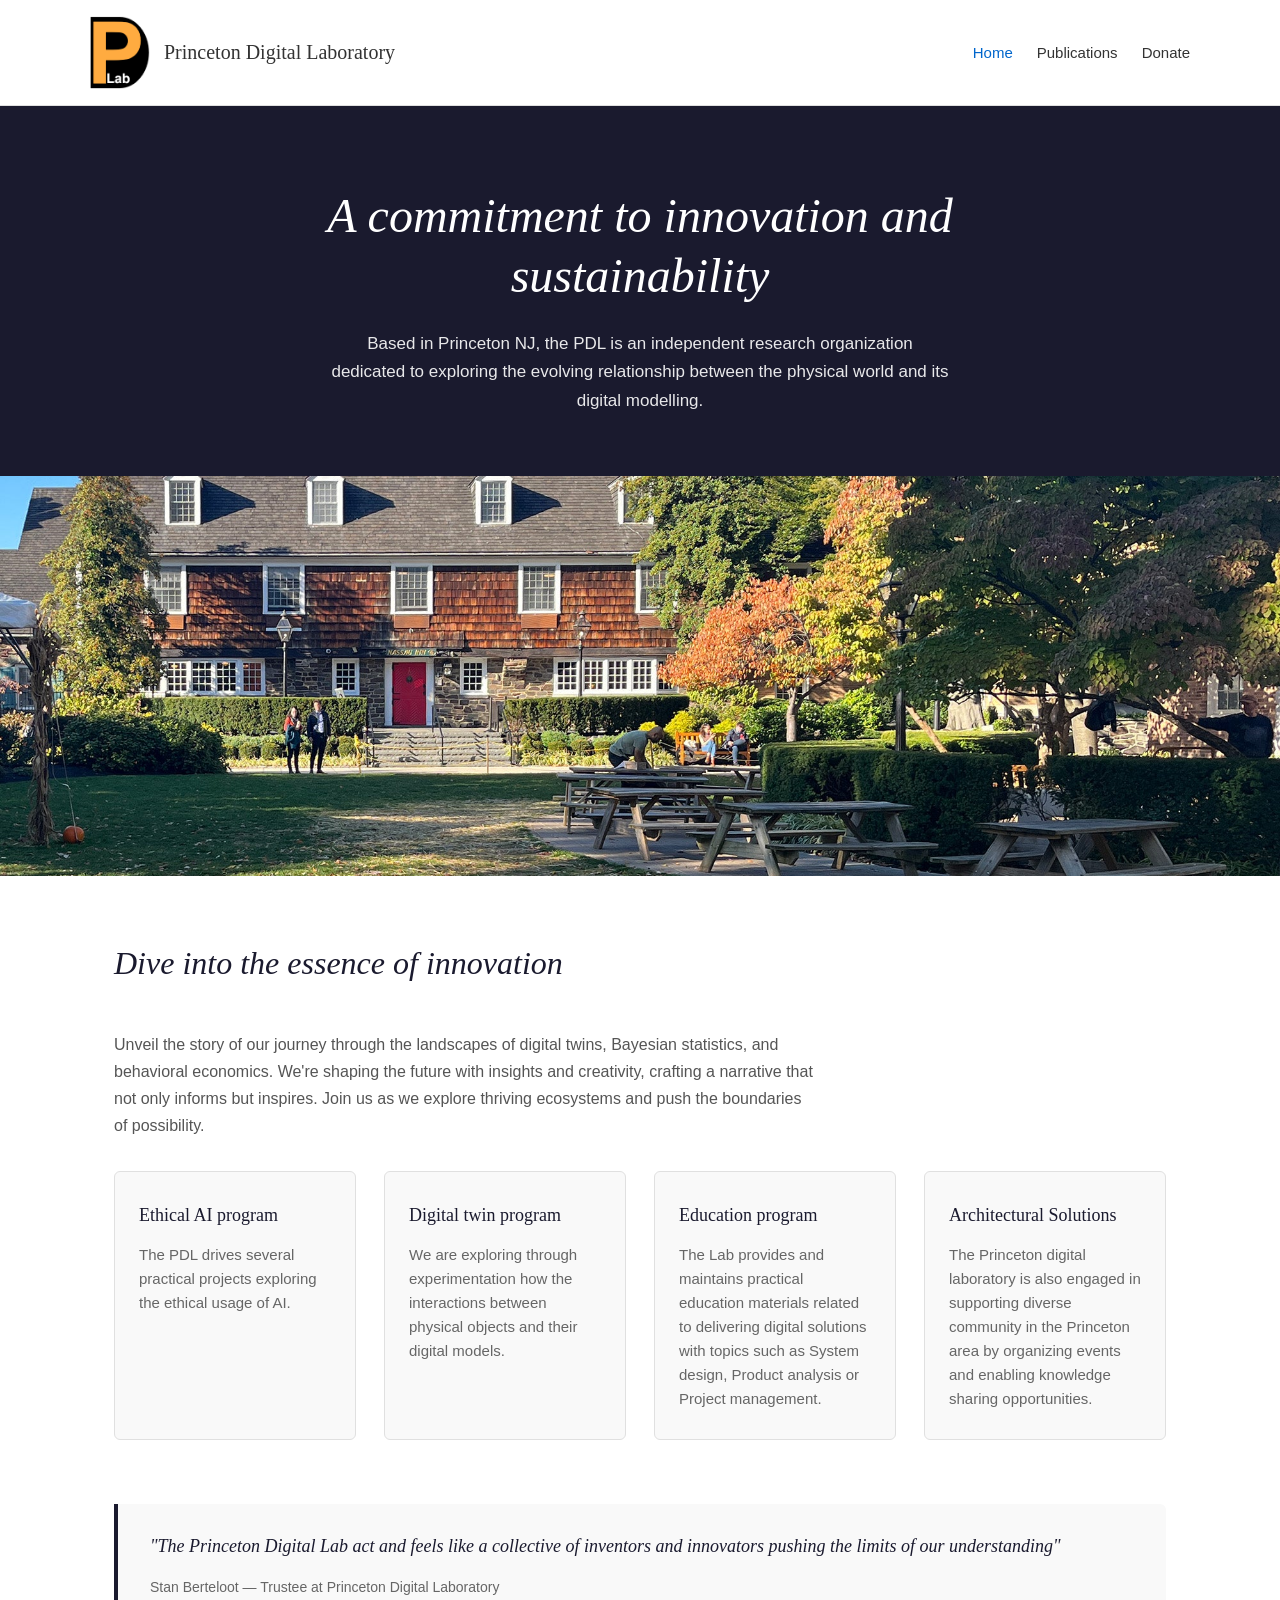
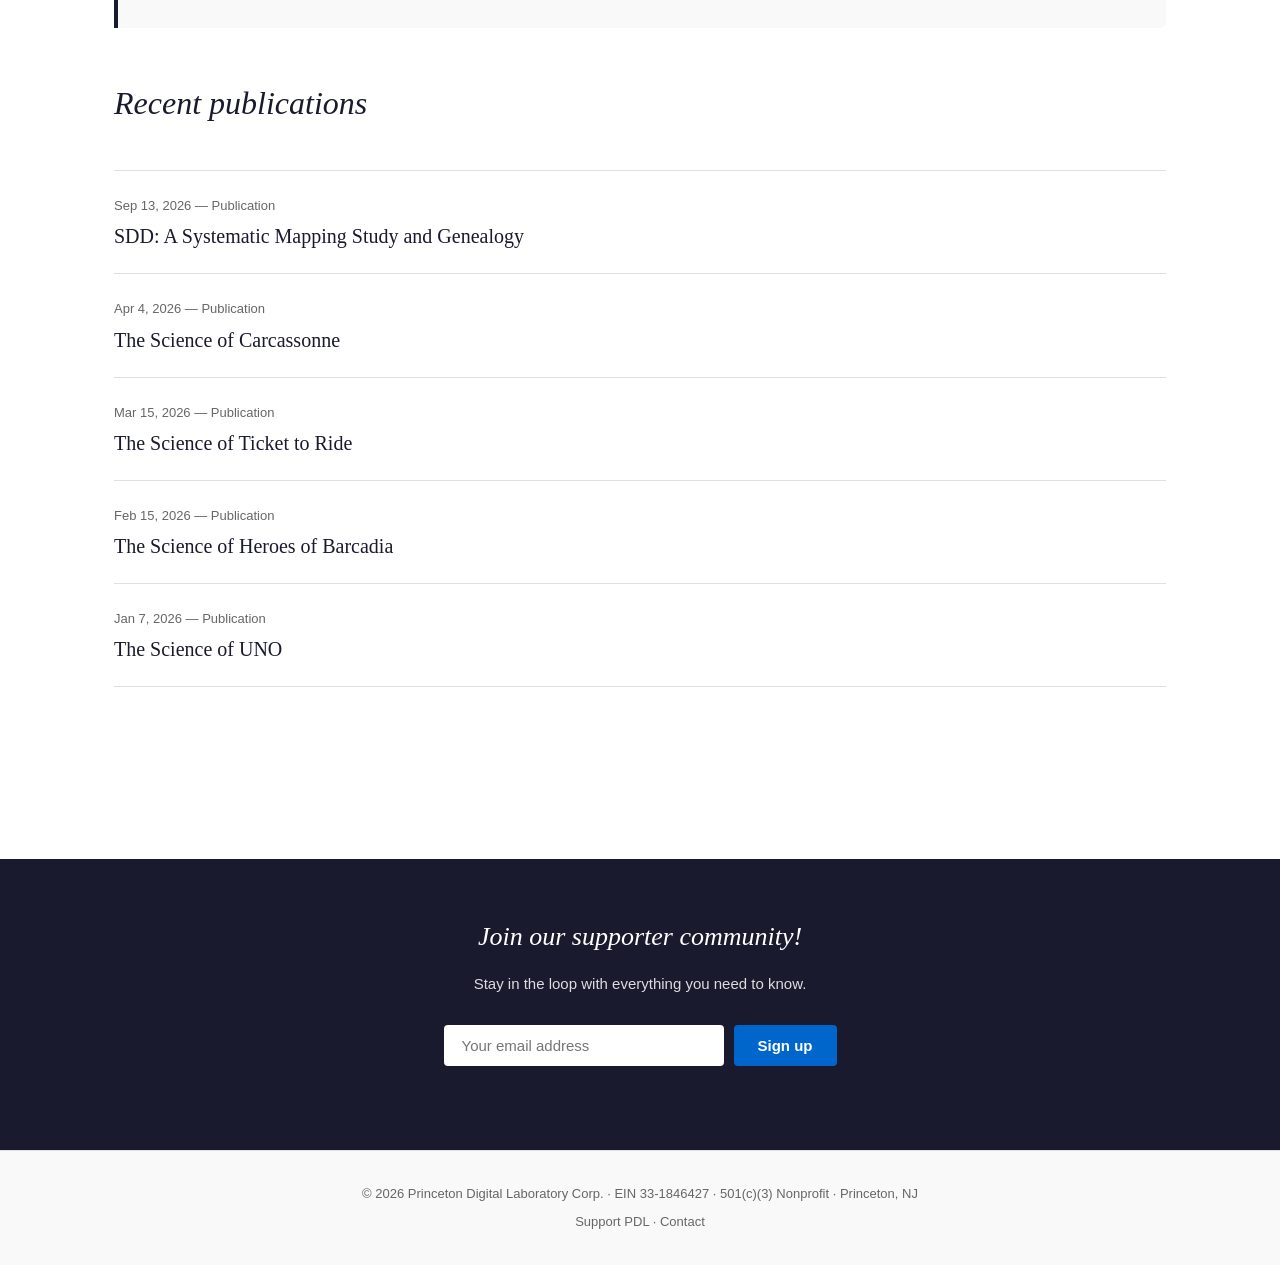
<file: index.html>
<!DOCTYPE html>
<html lang="en">
<head>
  <meta charset="UTF-8" />
  <meta name="viewport" content="width=device-width, initial-scale=1.0" />
  <meta name="description" content="Princeton Digital Laboratory — an independent research organization dedicated to exploring the relationship between the physical world and its digital modelling." />
  <title>Princeton Digital Laboratory</title>
  <link rel="stylesheet" href="style.css" />
</head>
<body>

  <div id="site-header"></div>

  <!-- Hero -->
  <section class="hero">
    <h1>A commitment to innovation and sustainability</h1>
    <p>Based in Princeton NJ, the PDL is an independent research organization dedicated to exploring the evolving relationship between the physical world and its digital modelling.</p>
  </section>

  <!-- Nassau Inn image -->
  <img
    class="hero-image"
    src="images/nassau-inn.jpg"
    alt="Nassau Inn, Princeton, New Jersey"
  />

  <!-- Main content -->
  <main class="site-main">

    <!-- Programs -->
    <section class="programs-section">
      <h2 class="section-heading">Dive into the essence of innovation</h2>
      <p style="margin-bottom:32px; color:#555; max-width:700px;">
        Unveil the story of our journey through the landscapes of digital twins, Bayesian statistics, and behavioral economics.
        We're shaping the future with insights and creativity, crafting a narrative that not only informs but inspires.
        Join us as we explore thriving ecosystems and push the boundaries of possibility.
      </p>

      <div class="programs-grid">
        <div class="program-card">
          <h3>Ethical AI program</h3>
          <p>The PDL drives several practical projects exploring the ethical usage of AI.</p>
        </div>
        <div class="program-card">
          <h3>Digital twin program</h3>
          <p>We are exploring through experimentation how the interactions between physical objects and their digital models.</p>
        </div>
        <div class="program-card">
          <h3>Education program</h3>
          <p>The Lab provides and maintains practical education materials related to delivering digital solutions with topics such as System design, Product analysis or Project management.</p>
        </div>
        <div class="program-card">
          <h3>Architectural Solutions</h3>
          <p>The Princeton digital laboratory is also engaged in supporting diverse community in the Princeton area by organizing events and enabling knowledge sharing opportunities.</p>
        </div>
      </div>
    </section>

    <!-- Testimonial -->
    <div class="testimonial">
      <blockquote>"The Princeton Digital Lab act and feels like a collective of inventors and innovators pushing the limits of our understanding"</blockquote>
      <cite>Stan Berteloot — Trustee at Princeton Digital Laboratory</cite>
    </div>

    <!-- Recent publications -->
    <section class="publications-section">
      <h2 class="section-heading">Recent publications</h2>
      <ul class="pub-list">

        <li class="pub-item">
          <p class="pub-meta">Sep 13, 2026 &mdash; Publication</p>
          <h2><a href="pub-sdd-mapping-study.html">SDD: A Systematic Mapping Study and Genealogy</a></h2>
        </li>

        <li class="pub-item">
          <p class="pub-meta">Apr 4, 2026 &mdash; Publication</p>
          <h2><a href="pub-carcassonne.html">The Science of Carcassonne</a></h2>
        </li>

        <li class="pub-item">
          <p class="pub-meta">Mar 15, 2026 &mdash; Publication</p>
          <h2><a href="pub-ticket-to-ride.html">The Science of Ticket to Ride</a></h2>
        </li>

        <li class="pub-item">
          <p class="pub-meta">Feb 15, 2026 &mdash; Publication</p>
          <h2><a href="pub-heroes-of-barcadia.html">The Science of Heroes of Barcadia</a></h2>
        </li>

        <li class="pub-item">
          <p class="pub-meta">Jan 7, 2026 &mdash; Publication</p>
          <h2><a href="pub-uno.html">The Science of UNO</a></h2>
        </li>

      </ul>
    </section>

  </main>

  <!-- Newsletter -->
  <section class="newsletter-section">
    <h2>Join our supporter community!</h2>
    <p>Stay in the loop with everything you need to know.</p>
    <form class="newsletter-form" onsubmit="handleSignup(event)">
      <input type="email" placeholder="Your email address" required aria-label="Email address" />
      <button type="submit">Sign up</button>
    </form>
    <p id="signup-msg" style="margin-top:16px; font-size:14px; opacity:0;"></p>
  </section>

  <div id="site-footer"></div>

  <script src="components.js"></script>
  <script>
    document.addEventListener('DOMContentLoaded', () => initPage('index.html'));

    function handleSignup(e) {
      e.preventDefault();
      const msg = document.getElementById('signup-msg');
      msg.textContent = 'Thank you — we\'ll be in touch!';
      msg.style.opacity = '1';
      e.target.reset();
    }
  </script>
</body>
</html>
</file>
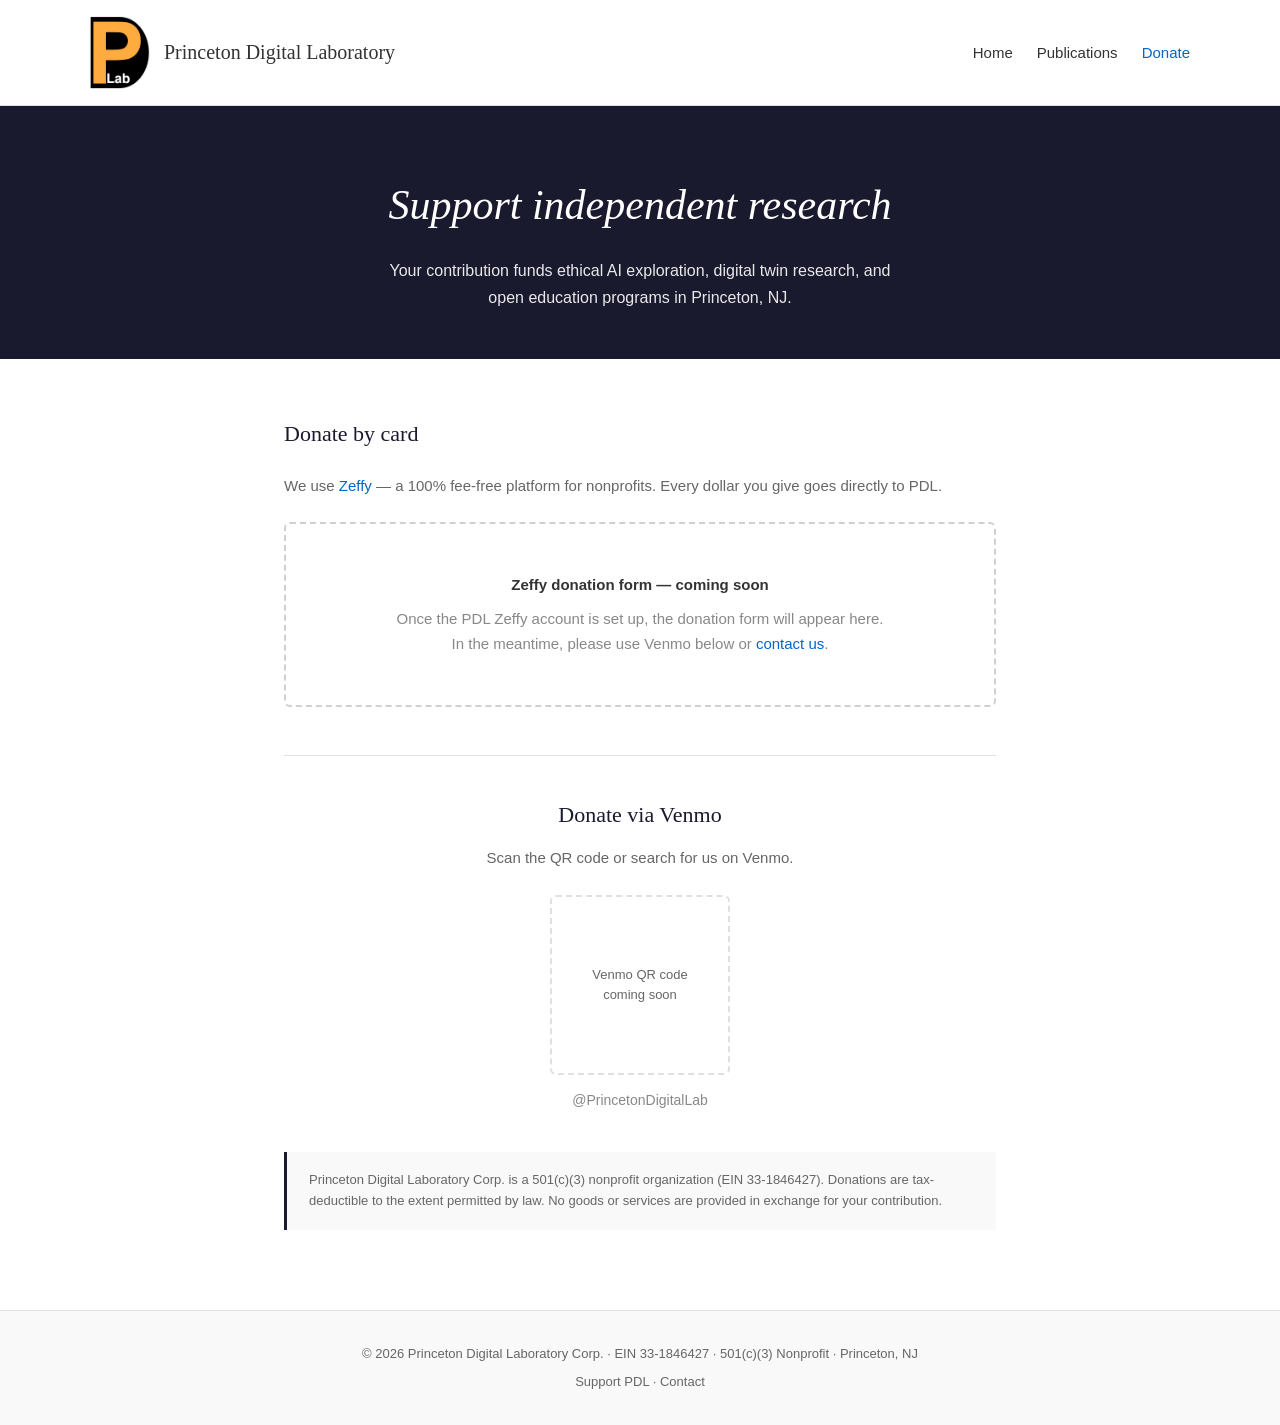
<file: donate.html>
<!DOCTYPE html>
<html lang="en">
<head>
  <meta charset="UTF-8" />
  <meta name="viewport" content="width=device-width, initial-scale=1.0" />
  <meta name="description" content="Support Princeton Digital Laboratory — donate to fund independent research in ethical AI, digital twins, and open education." />
  <title>Donate — Princeton Digital Laboratory</title>
  <link rel="stylesheet" href="style.css" />
</head>
<body>

  <div id="site-header"></div>

  <section class="donate-hero">
    <h1>Support independent research</h1>
    <p>Your contribution funds ethical AI exploration, digital twin research, and open education programs in Princeton, NJ.</p>
  </section>

  <div class="donate-body">

    <!-- Zeffy embed -->
    <h2>Donate by card</h2>
    <p style="color:#666; font-size:15px; margin-bottom:24px;">
      We use <a href="https://www.zeffy.com" target="_blank" rel="noopener">Zeffy</a> — a 100% fee-free platform for nonprofits.
      Every dollar you give goes directly to PDL.
    </p>

    <!--
      INSTRUCTIONS: Once your Zeffy donation form is created:
      1. Go to your Zeffy dashboard → your donation form → Share → Embed
      2. Copy the iframe src URL
      3. Replace the src below with your actual Zeffy embed URL
      Example: src="https://www.zeffy.com/en-US/embed/donation-form/YOUR-FORM-ID"
    -->
    <iframe
      class="zeffy-embed"
      src="about:blank"
      id="zeffy-frame"
      title="PDL donation form"
      allowpaymentrequest
    ></iframe>

    <div id="zeffy-placeholder" style="
      border: 2px dashed #d0d0d0;
      border-radius: 6px;
      padding: 48px 24px;
      text-align: center;
      color: #888;
      font-size: 15px;
      margin-bottom: 48px;
    ">
      <p style="margin-bottom:8px; font-weight:600; color:#333;">Zeffy donation form — coming soon</p>
      <p>Once the PDL Zeffy account is set up, the donation form will appear here.<br />
      In the meantime, please use Venmo below or <a href="mailto:info@princetondigitallabs.org">contact us</a>.</p>
    </div>

    <!-- Venmo section -->
    <div class="venmo-section">
      <h2>Donate via Venmo</h2>
      <p>Scan the QR code or search for us on Venmo.</p>

      <!--
        INSTRUCTIONS: Once your PDL Venmo Business account is set up:
        1. Open Venmo → your profile → Share → Download QR code
        2. Save as venmo-qr.png and place it in the images/ folder
        3. Replace the placeholder div below with:
           <img src="images/venmo-qr.png" alt="Venmo QR code for PDL" width="180" />
      -->
      <div class="venmo-qr-placeholder">
        Venmo QR code<br />coming soon
      </div>

      <p style="font-size:14px; color:#888; margin-top:8px;">@PrincetonDigitalLab</p>
    </div>

    <div class="tax-note">
      Princeton Digital Laboratory Corp. is a 501(c)(3) nonprofit organization (EIN 33-1846427).
      Donations are tax-deductible to the extent permitted by law.
      No goods or services are provided in exchange for your contribution.
    </div>

  </div>

  <div id="site-footer"></div>

  <script src="components.js"></script>
  <script>
    document.addEventListener('DOMContentLoaded', () => {
      initPage('donate.html');

      // Hide the iframe until the Zeffy src is set
      const frame = document.getElementById('zeffy-frame');
      const placeholder = document.getElementById('zeffy-placeholder');
      if (frame.src === 'about:blank' || frame.src === '') {
        frame.style.display = 'none';
      } else {
        placeholder.style.display = 'none';
      }
    });
  </script>
</body>
</html>
</file>
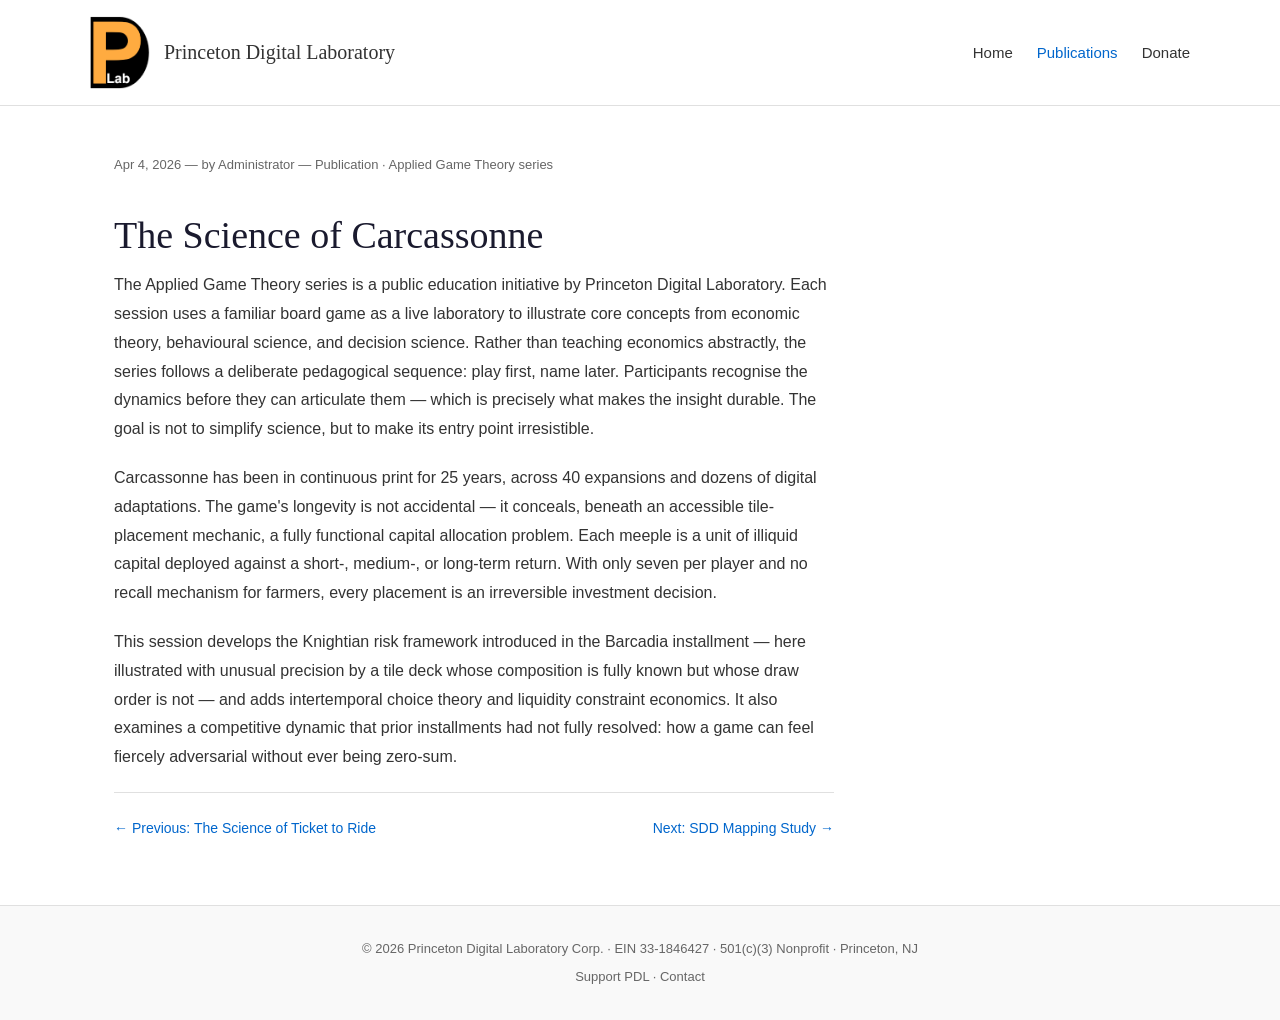
<file: pub-carcassonne.html>
<!DOCTYPE html>
<html lang="en">
<head>
  <meta charset="UTF-8" />
  <meta name="viewport" content="width=device-width, initial-scale=1.0" />
  <title>The Science of Carcassonne — Princeton Digital Laboratory</title>
  <link rel="stylesheet" href="style.css" />
</head>
<body>

  <div id="site-header"></div>

  <div class="article-header">
    <p class="article-meta">Apr 4, 2026 &mdash; by Administrator &mdash; <a href="publications.html">Publication</a> · Applied Game Theory series</p>
    <h1>The Science of Carcassonne</h1>
  </div>

  <div class="article-body">
    <p>
      The Applied Game Theory series is a public education initiative by Princeton Digital Laboratory.
      Each session uses a familiar board game as a live laboratory to illustrate core concepts from
      economic theory, behavioural science, and decision science. Rather than teaching economics
      abstractly, the series follows a deliberate pedagogical sequence: play first, name later.
      Participants recognise the dynamics before they can articulate them — which is precisely what
      makes the insight durable. The goal is not to simplify science, but to make its entry point irresistible.
    </p>
    <p>
      Carcassonne has been in continuous print for 25 years, across 40 expansions and dozens of
      digital adaptations. The game's longevity is not accidental — it conceals, beneath an accessible
      tile-placement mechanic, a fully functional capital allocation problem. Each meeple is a unit of
      illiquid capital deployed against a short-, medium-, or long-term return. With only seven per
      player and no recall mechanism for farmers, every placement is an irreversible investment decision.
    </p>
    <p>
      This session develops the Knightian risk framework introduced in the Barcadia installment —
      here illustrated with unusual precision by a tile deck whose composition is fully known but
      whose draw order is not — and adds intertemporal choice theory and liquidity constraint economics.
      It also examines a competitive dynamic that prior installments had not fully resolved: how a
      game can feel fiercely adversarial without ever being zero-sum.
    </p>

    <div class="article-nav">
      <a href="pub-ticket-to-ride.html">← Previous: The Science of Ticket to Ride</a>
      <a href="pub-sdd-mapping-study.html">Next: SDD Mapping Study →</a>
    </div>
  </div>

  <div id="site-footer"></div>

  <script src="components.js"></script>
  <script>document.addEventListener('DOMContentLoaded', () => initPage('publications.html'));</script>
</body>
</html>
</file>
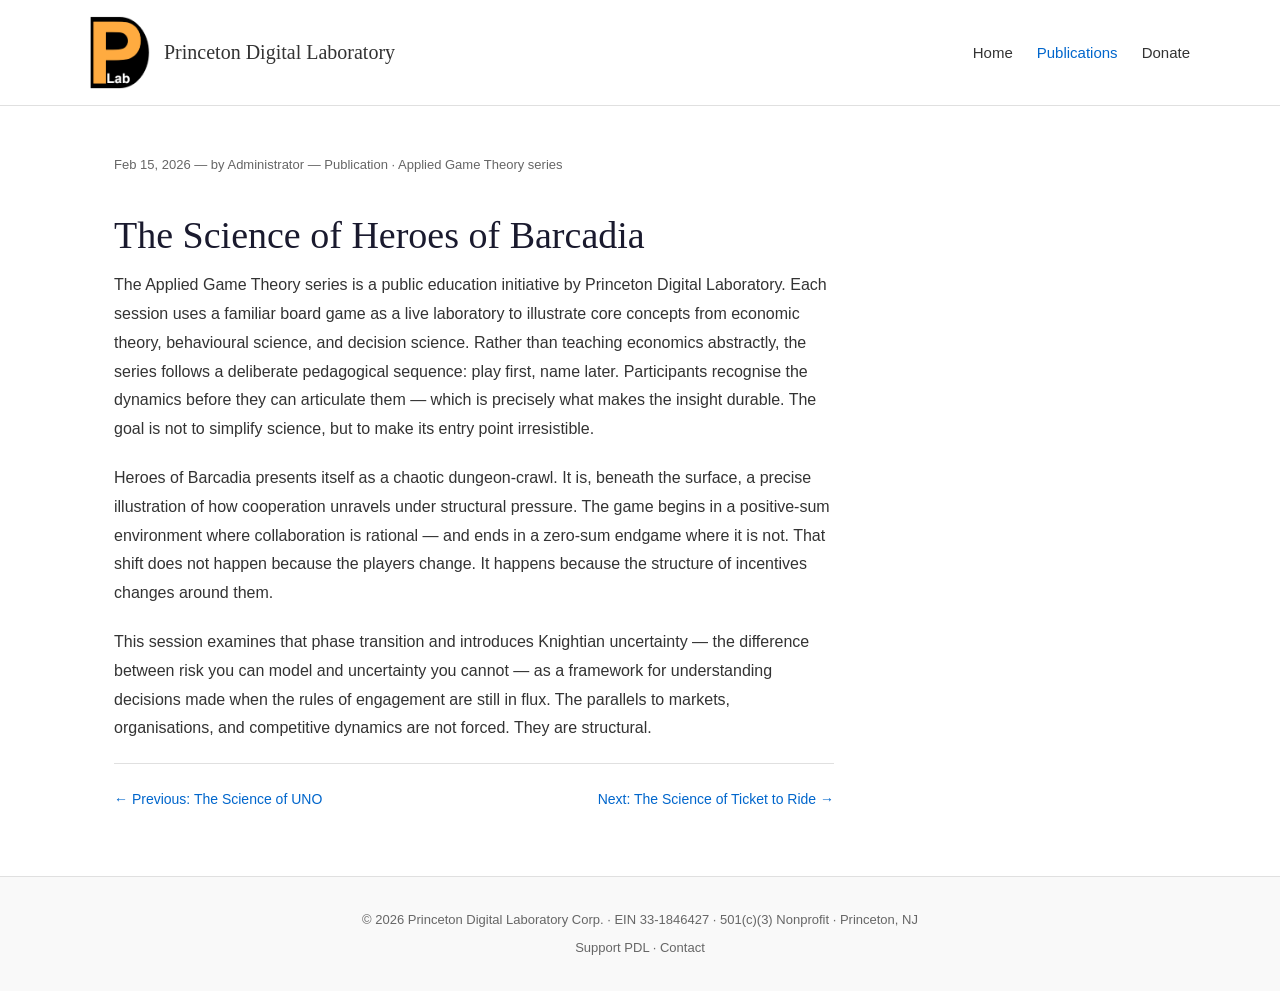
<file: pub-heroes-of-barcadia.html>
<!DOCTYPE html>
<html lang="en">
<head>
  <meta charset="UTF-8" />
  <meta name="viewport" content="width=device-width, initial-scale=1.0" />
  <title>The Science of Heroes of Barcadia — Princeton Digital Laboratory</title>
  <link rel="stylesheet" href="style.css" />
</head>
<body>

  <div id="site-header"></div>

  <div class="article-header">
    <p class="article-meta">Feb 15, 2026 &mdash; by Administrator &mdash; <a href="publications.html">Publication</a> · Applied Game Theory series</p>
    <h1>The Science of Heroes of Barcadia</h1>
  </div>

  <div class="article-body">
    <p>
      The Applied Game Theory series is a public education initiative by Princeton Digital Laboratory.
      Each session uses a familiar board game as a live laboratory to illustrate core concepts from
      economic theory, behavioural science, and decision science. Rather than teaching economics
      abstractly, the series follows a deliberate pedagogical sequence: play first, name later.
      Participants recognise the dynamics before they can articulate them — which is precisely what
      makes the insight durable. The goal is not to simplify science, but to make its entry point irresistible.
    </p>
    <p>
      Heroes of Barcadia presents itself as a chaotic dungeon-crawl. It is, beneath the surface,
      a precise illustration of how cooperation unravels under structural pressure. The game begins
      in a positive-sum environment where collaboration is rational — and ends in a zero-sum endgame
      where it is not. That shift does not happen because the players change. It happens because
      the structure of incentives changes around them.
    </p>
    <p>
      This session examines that phase transition and introduces Knightian uncertainty — the
      difference between risk you can model and uncertainty you cannot — as a framework for
      understanding decisions made when the rules of engagement are still in flux. The parallels
      to markets, organisations, and competitive dynamics are not forced. They are structural.
    </p>

    <div class="article-nav">
      <a href="pub-uno.html">← Previous: The Science of UNO</a>
      <a href="pub-ticket-to-ride.html">Next: The Science of Ticket to Ride →</a>
    </div>
  </div>

  <div id="site-footer"></div>

  <script src="components.js"></script>
  <script>document.addEventListener('DOMContentLoaded', () => initPage('publications.html'));</script>
</body>
</html>
</file>
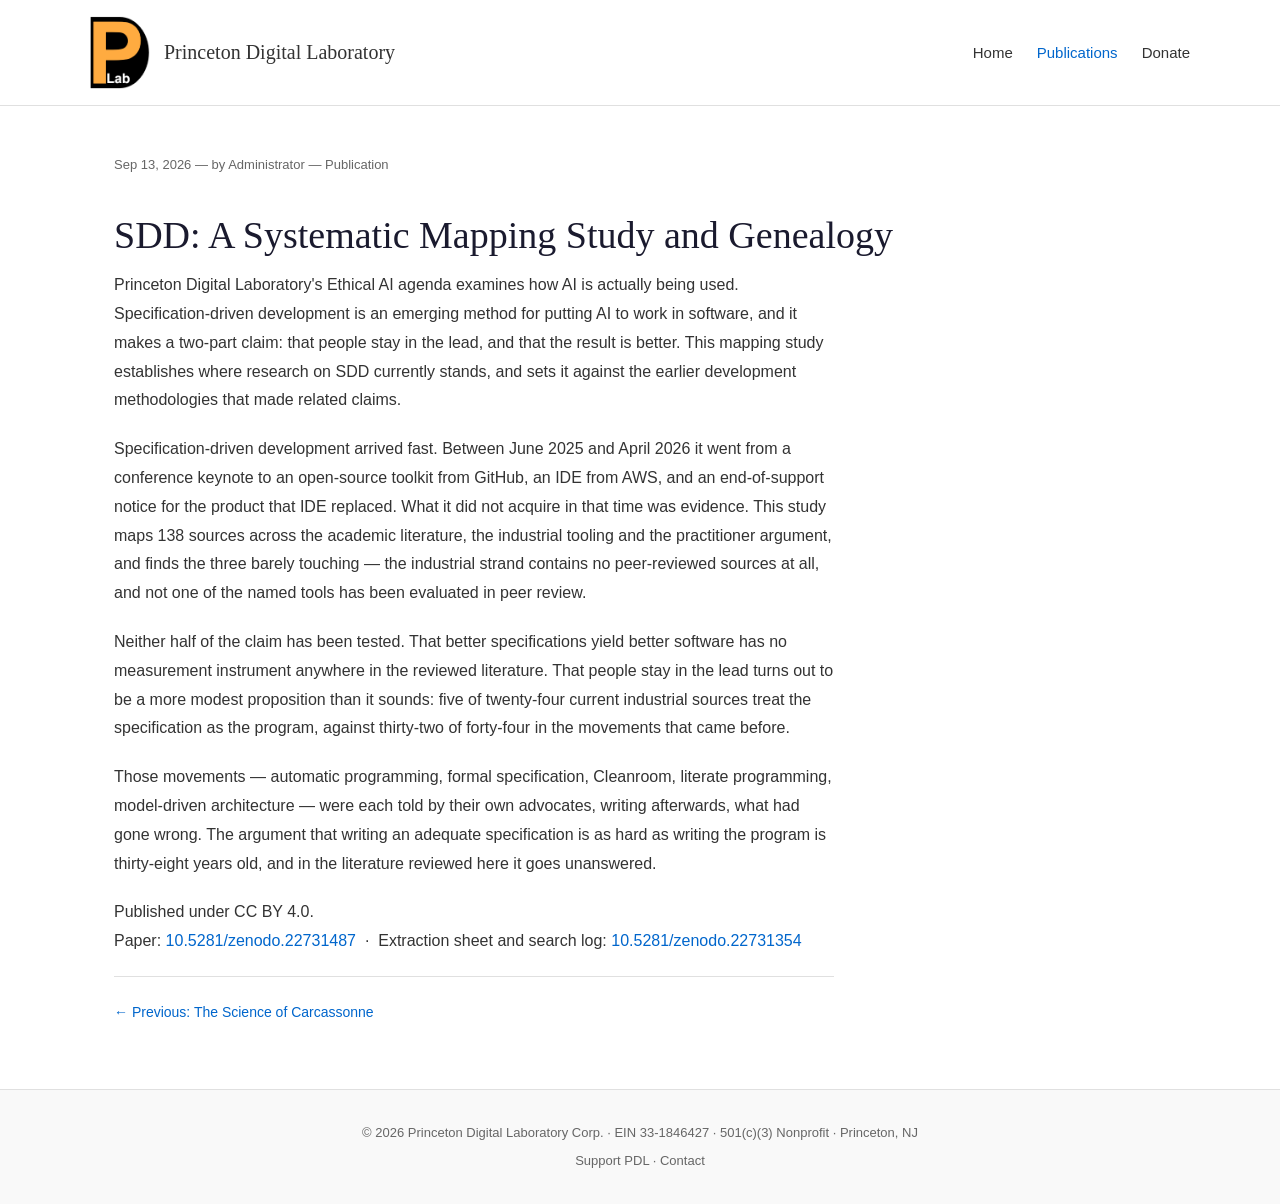
<file: pub-sdd-mapping-study.html>
<!DOCTYPE html>
<html lang="en">
<head>
  <meta charset="UTF-8" />
  <meta name="viewport" content="width=device-width, initial-scale=1.0" />
  <title>SDD: A Systematic Mapping Study and Genealogy — Princeton Digital Laboratory</title>
  <link rel="stylesheet" href="style.css" />
</head>
<body>

  <div id="site-header"></div>

  <div class="article-header">
    <p class="article-meta">Sep 13, 2026 &mdash; by Administrator &mdash; <a href="publications.html">Publication</a></p>
    <h1>SDD: A Systematic Mapping Study and Genealogy</h1>
  </div>

  <div class="article-body">
    <p>
      Princeton Digital Laboratory's Ethical AI agenda examines how AI is actually being used.
      Specification-driven development is an emerging method for putting AI to work in software,
      and it makes a two-part claim: that people stay in the lead, and that the result is better.
      This mapping study establishes where research on SDD currently stands, and sets it against
      the earlier development methodologies that made related claims.
    </p>
    <p>
      Specification-driven development arrived fast. Between June 2025 and April 2026 it went from
      a conference keynote to an open-source toolkit from GitHub, an IDE from AWS, and an
      end-of-support notice for the product that IDE replaced. What it did not acquire in that time
      was evidence. This study maps 138 sources across the academic literature, the industrial
      tooling and the practitioner argument, and finds the three barely touching — the industrial
      strand contains no peer-reviewed sources at all, and not one of the named tools has been
      evaluated in peer review.
    </p>
    <p>
      Neither half of the claim has been tested. That better specifications yield better software
      has no measurement instrument anywhere in the reviewed literature. That people stay in the
      lead turns out to be a more modest proposition than it sounds: five of twenty-four current
      industrial sources treat the specification as the program, against thirty-two of forty-four
      in the movements that came before.
    </p>
    <p>
      Those movements — automatic programming, formal specification, Cleanroom, literate
      programming, model-driven architecture — were each told by their own advocates, writing
      afterwards, what had gone wrong. The argument that writing an adequate specification is as
      hard as writing the program is thirty-eight years old, and in the literature reviewed here
      it goes unanswered.
    </p>
    <p>
      Published under CC BY 4.0.<br />
      Paper: <a href="https://doi.org/10.5281/zenodo.22731487" target="_blank" rel="noopener">10.5281/zenodo.22731487</a>
      &nbsp;&middot;&nbsp;
      Extraction sheet and search log: <a href="https://doi.org/10.5281/zenodo.22731354" target="_blank" rel="noopener">10.5281/zenodo.22731354</a>
    </p>

    <div class="article-nav">
      <a href="pub-carcassonne.html">← Previous: The Science of Carcassonne</a>
      <span></span>
    </div>
  </div>

  <div id="site-footer"></div>

  <script src="components.js"></script>
  <script>document.addEventListener('DOMContentLoaded', () => initPage('publications.html'));</script>
</body>
</html>
</file>
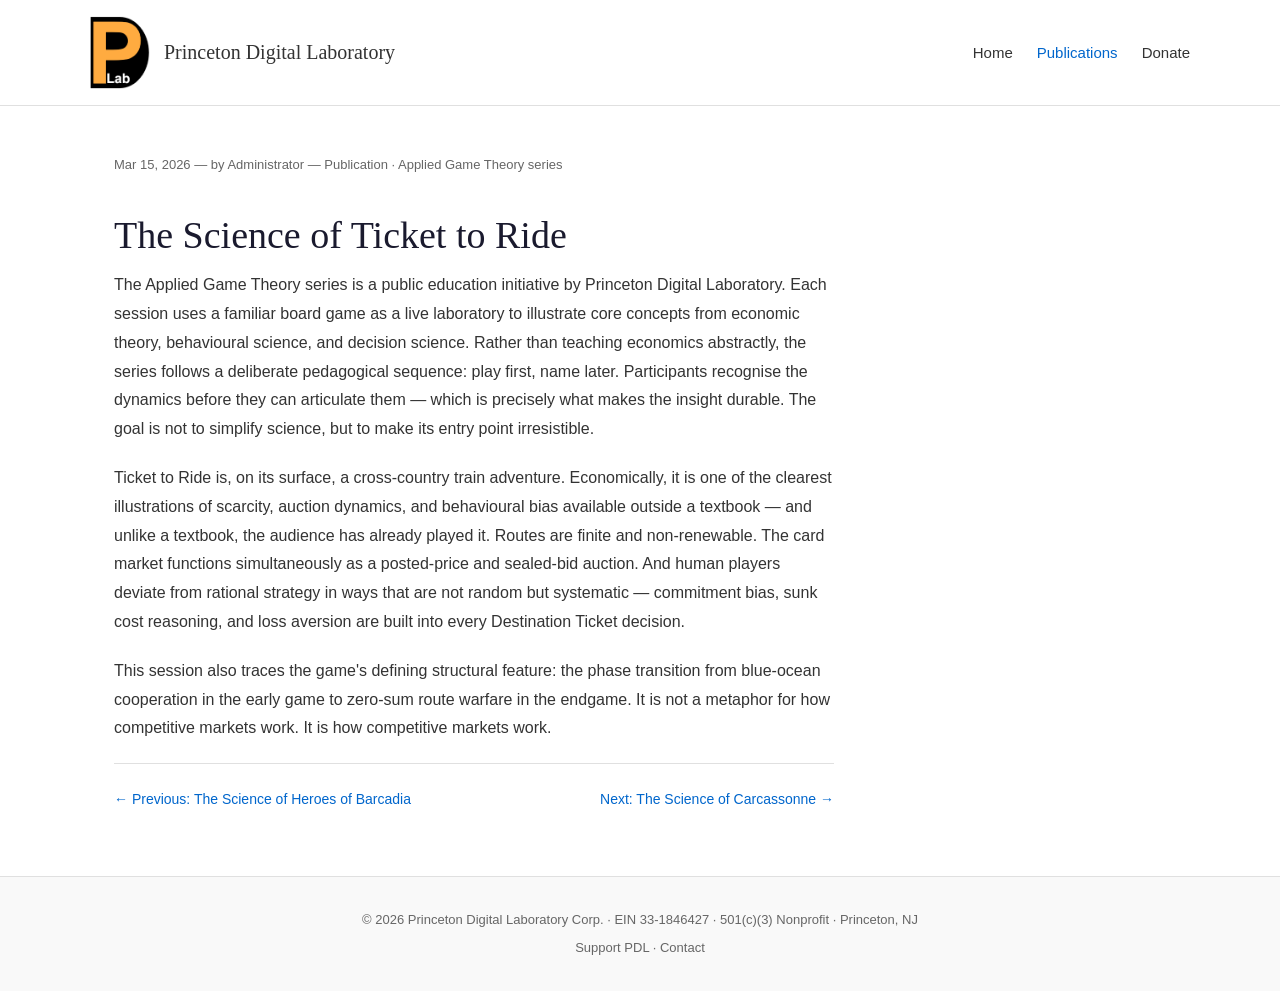
<file: pub-ticket-to-ride.html>
<!DOCTYPE html>
<html lang="en">
<head>
  <meta charset="UTF-8" />
  <meta name="viewport" content="width=device-width, initial-scale=1.0" />
  <title>The Science of Ticket to Ride — Princeton Digital Laboratory</title>
  <link rel="stylesheet" href="style.css" />
</head>
<body>

  <div id="site-header"></div>

  <div class="article-header">
    <p class="article-meta">Mar 15, 2026 &mdash; by Administrator &mdash; <a href="publications.html">Publication</a> · Applied Game Theory series</p>
    <h1>The Science of Ticket to Ride</h1>
  </div>

  <div class="article-body">
    <p>
      The Applied Game Theory series is a public education initiative by Princeton Digital Laboratory.
      Each session uses a familiar board game as a live laboratory to illustrate core concepts from
      economic theory, behavioural science, and decision science. Rather than teaching economics
      abstractly, the series follows a deliberate pedagogical sequence: play first, name later.
      Participants recognise the dynamics before they can articulate them — which is precisely what
      makes the insight durable. The goal is not to simplify science, but to make its entry point irresistible.
    </p>
    <p>
      Ticket to Ride is, on its surface, a cross-country train adventure. Economically, it is one
      of the clearest illustrations of scarcity, auction dynamics, and behavioural bias available
      outside a textbook — and unlike a textbook, the audience has already played it. Routes are
      finite and non-renewable. The card market functions simultaneously as a posted-price and
      sealed-bid auction. And human players deviate from rational strategy in ways that are not
      random but systematic — commitment bias, sunk cost reasoning, and loss aversion are built
      into every Destination Ticket decision.
    </p>
    <p>
      This session also traces the game's defining structural feature: the phase transition from
      blue-ocean cooperation in the early game to zero-sum route warfare in the endgame. It is not
      a metaphor for how competitive markets work. It is how competitive markets work.
    </p>

    <div class="article-nav">
      <a href="pub-heroes-of-barcadia.html">← Previous: The Science of Heroes of Barcadia</a>
      <a href="pub-carcassonne.html">Next: The Science of Carcassonne →</a>
    </div>
  </div>

  <div id="site-footer"></div>

  <script src="components.js"></script>
  <script>document.addEventListener('DOMContentLoaded', () => initPage('publications.html'));</script>
</body>
</html>
</file>
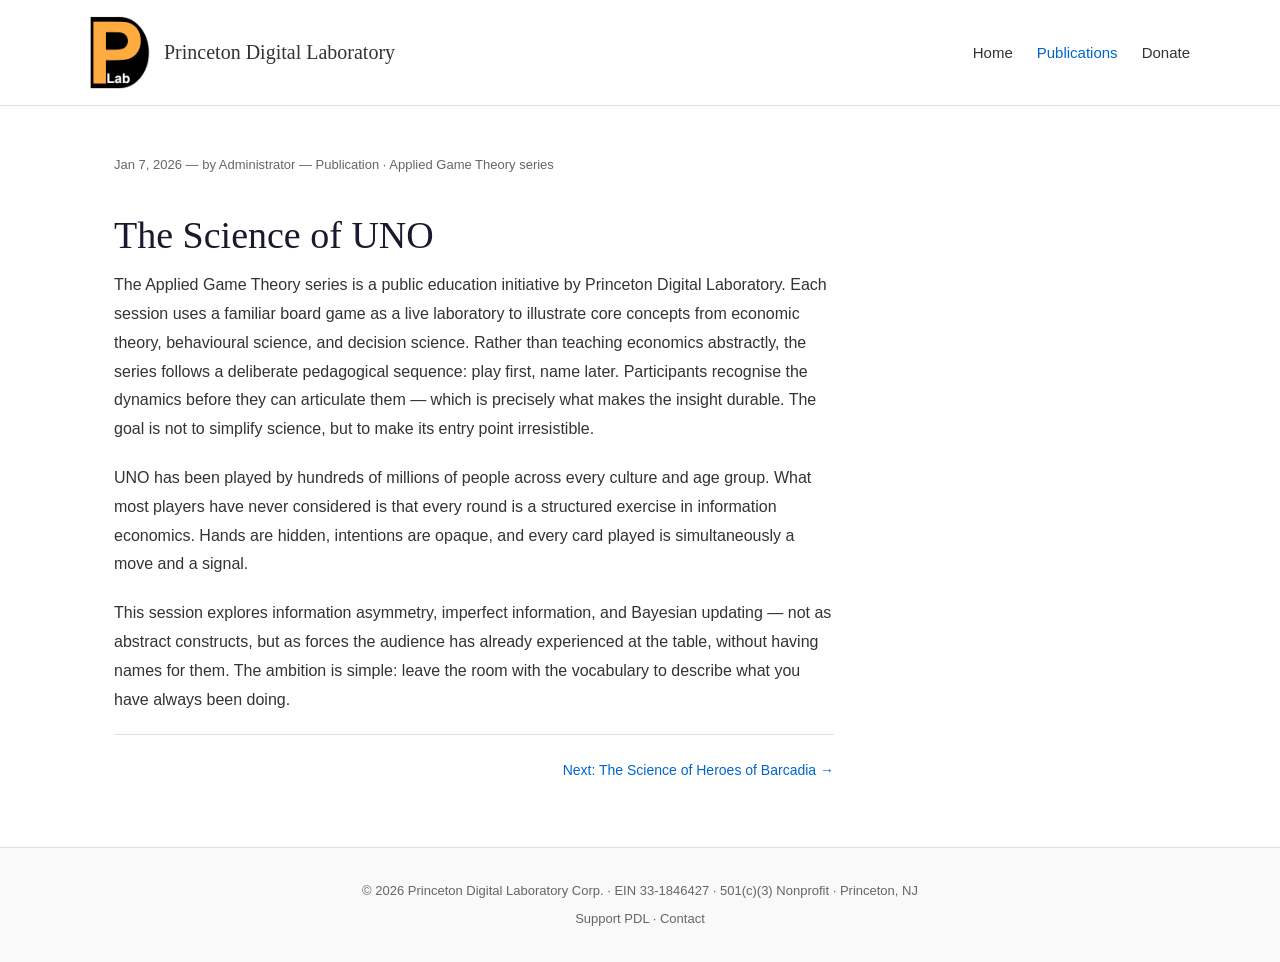
<file: pub-uno.html>
<!DOCTYPE html>
<html lang="en">
<head>
  <meta charset="UTF-8" />
  <meta name="viewport" content="width=device-width, initial-scale=1.0" />
  <title>The Science of UNO — Princeton Digital Laboratory</title>
  <link rel="stylesheet" href="style.css" />
</head>
<body>

  <div id="site-header"></div>

  <div class="article-header">
    <p class="article-meta">Jan 7, 2026 &mdash; by Administrator &mdash; <a href="publications.html">Publication</a> · Applied Game Theory series</p>
    <h1>The Science of UNO</h1>
  </div>

  <div class="article-body">
    <p>
      The Applied Game Theory series is a public education initiative by Princeton Digital Laboratory.
      Each session uses a familiar board game as a live laboratory to illustrate core concepts from
      economic theory, behavioural science, and decision science. Rather than teaching economics
      abstractly, the series follows a deliberate pedagogical sequence: play first, name later.
      Participants recognise the dynamics before they can articulate them — which is precisely what
      makes the insight durable. The goal is not to simplify science, but to make its entry point irresistible.
    </p>
    <p>
      UNO has been played by hundreds of millions of people across every culture and age group.
      What most players have never considered is that every round is a structured exercise in
      information economics. Hands are hidden, intentions are opaque, and every card played is
      simultaneously a move and a signal.
    </p>
    <p>
      This session explores information asymmetry, imperfect information, and Bayesian updating —
      not as abstract constructs, but as forces the audience has already experienced at the table,
      without having names for them. The ambition is simple: leave the room with the vocabulary
      to describe what you have always been doing.
    </p>

    <div class="article-nav">
      <span></span>
      <a href="pub-heroes-of-barcadia.html">Next: The Science of Heroes of Barcadia →</a>
    </div>
  </div>

  <div id="site-footer"></div>

  <script src="components.js"></script>
  <script>document.addEventListener('DOMContentLoaded', () => initPage('publications.html'));</script>
</body>
</html>
</file>
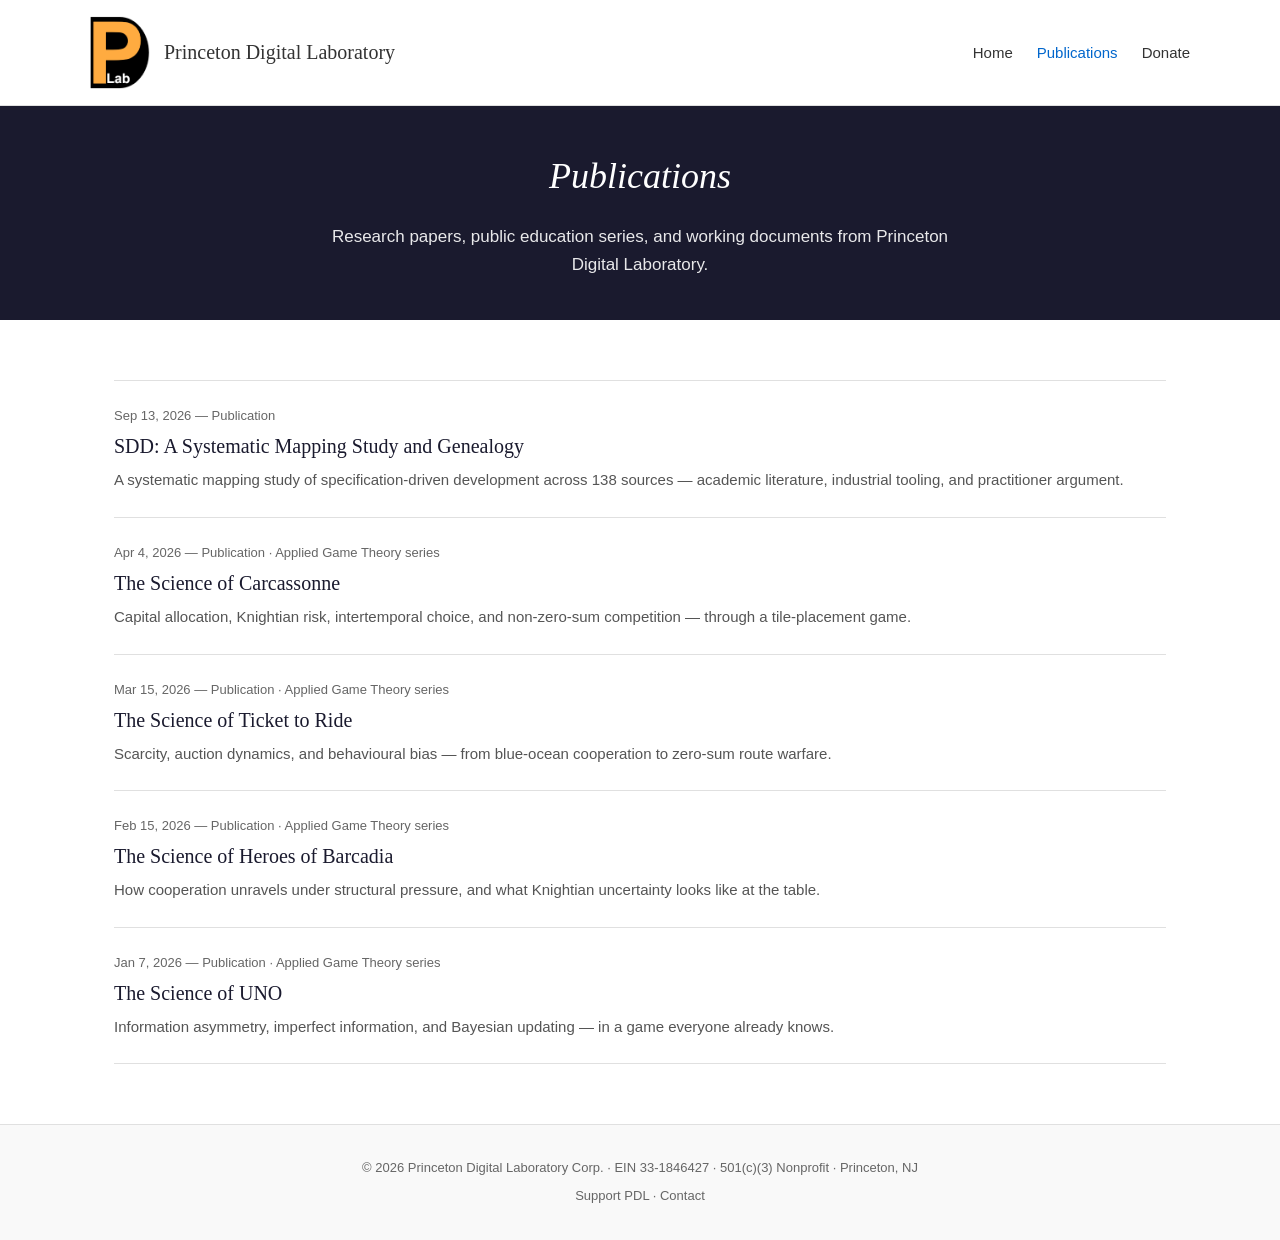
<file: publications.html>
<!DOCTYPE html>
<html lang="en">
<head>
  <meta charset="UTF-8" />
  <meta name="viewport" content="width=device-width, initial-scale=1.0" />
  <meta name="description" content="Publications by Princeton Digital Laboratory — research papers, applied game theory series, and more." />
  <title>Publications — Princeton Digital Laboratory</title>
  <link rel="stylesheet" href="style.css" />
</head>
<body>

  <div id="site-header"></div>

  <section class="hero" style="padding: 48px 24px 40px;">
    <h1 style="font-size: clamp(24px, 4vw, 36px);">Publications</h1>
    <p>Research papers, public education series, and working documents from Princeton Digital Laboratory.</p>
  </section>

  <main class="site-main">
    <ul class="pub-list">

      <li class="pub-item">
        <p class="pub-meta">Sep 13, 2026 &mdash; Publication</p>
        <h2><a href="pub-sdd-mapping-study.html">SDD: A Systematic Mapping Study and Genealogy</a></h2>
        <p style="margin-top:8px; font-size:15px; color:#555;">
          A systematic mapping study of specification-driven development across 138 sources — academic literature, industrial tooling, and practitioner argument.
        </p>
      </li>

      <li class="pub-item">
        <p class="pub-meta">Apr 4, 2026 &mdash; Publication · Applied Game Theory series</p>
        <h2><a href="pub-carcassonne.html">The Science of Carcassonne</a></h2>
        <p style="margin-top:8px; font-size:15px; color:#555;">
          Capital allocation, Knightian risk, intertemporal choice, and non-zero-sum competition — through a tile-placement game.
        </p>
      </li>

      <li class="pub-item">
        <p class="pub-meta">Mar 15, 2026 &mdash; Publication · Applied Game Theory series</p>
        <h2><a href="pub-ticket-to-ride.html">The Science of Ticket to Ride</a></h2>
        <p style="margin-top:8px; font-size:15px; color:#555;">
          Scarcity, auction dynamics, and behavioural bias — from blue-ocean cooperation to zero-sum route warfare.
        </p>
      </li>

      <li class="pub-item">
        <p class="pub-meta">Feb 15, 2026 &mdash; Publication · Applied Game Theory series</p>
        <h2><a href="pub-heroes-of-barcadia.html">The Science of Heroes of Barcadia</a></h2>
        <p style="margin-top:8px; font-size:15px; color:#555;">
          How cooperation unravels under structural pressure, and what Knightian uncertainty looks like at the table.
        </p>
      </li>

      <li class="pub-item">
        <p class="pub-meta">Jan 7, 2026 &mdash; Publication · Applied Game Theory series</p>
        <h2><a href="pub-uno.html">The Science of UNO</a></h2>
        <p style="margin-top:8px; font-size:15px; color:#555;">
          Information asymmetry, imperfect information, and Bayesian updating — in a game everyone already knows.
        </p>
      </li>

    </ul>
  </main>

  <div id="site-footer"></div>

  <script src="components.js"></script>
  <script>document.addEventListener('DOMContentLoaded', () => initPage('publications.html'));</script>
</body>
</html>
</file>
<file: style.css>
/* ============================================================
   Princeton Digital Laboratory — static site stylesheet
   Mirrors the WordPress theme as closely as possible
   ============================================================ */

*, *::before, *::after { box-sizing: border-box; margin: 0; padding: 0; }

:root {
  --navy:   #1a1a2e;
  --white:  #ffffff;
  --light:  #f9f9f9;
  --border: #e0e0e0;
  --text:   #333333;
  --muted:  #666666;
  --accent: #0066cc;
  --font-body: -apple-system, BlinkMacSystemFont, "Segoe UI", Roboto, Oxygen, sans-serif;
  --font-heading: Georgia, "Times New Roman", serif;
  --max-width: 1100px;
}

body {
  font-family: var(--font-body);
  color: var(--text);
  background: var(--white);
  font-size: 16px;
  line-height: 1.7;
}

a { color: var(--accent); text-decoration: none; }
a:hover { text-decoration: underline; }

img { max-width: 100%; height: auto; display: block; }

/* ── Header ── */
.site-header {
  background: var(--white);
  border-bottom: 1px solid var(--border);
  padding: 16px 24px;
}

.site-header-inner {
  max-width: var(--max-width);
  margin: 0 auto;
  display: flex;
  align-items: center;
  justify-content: space-between;
  flex-wrap: wrap;
  gap: 12px;
}

.site-branding {
  display: flex;
  align-items: center;
  gap: 14px;
  text-decoration: none;
  color: var(--text);
}

.site-branding img { width: 60px; height: auto; }

.site-title {
  font-family: var(--font-heading);
  font-size: 20px;
  font-weight: normal;
  color: var(--text);
}

/* ── Nav ── */
.site-nav { display: flex; gap: 24px; align-items: center; }
.site-nav a {
  font-size: 15px;
  color: var(--text);
  font-weight: 500;
}
.site-nav a:hover { color: var(--accent); text-decoration: none; }
.site-nav a.active { color: var(--accent); }

/* ── Hero ── */
.hero {
  background: var(--navy);
  color: var(--white);
  text-align: center;
  padding: 80px 24px 60px;
}

.hero h1 {
  font-family: var(--font-heading);
  font-size: clamp(28px, 5vw, 48px);
  font-weight: normal;
  font-style: italic;
  line-height: 1.25;
  margin-bottom: 24px;
  max-width: 700px;
  margin-left: auto;
  margin-right: auto;
}

.hero p {
  font-size: 17px;
  line-height: 1.7;
  max-width: 620px;
  margin: 0 auto;
  opacity: 0.9;
}

/* ── Hero image ── */
.hero-image {
  width: 100%;
  max-height: 400px;
  object-fit: cover;
}

/* ── Main content wrapper ── */
.site-main {
  max-width: var(--max-width);
  margin: 0 auto;
  padding: 60px 24px;
}

/* ── Section headings ── */
.section-heading {
  font-family: var(--font-heading);
  font-size: clamp(22px, 3vw, 32px);
  font-weight: normal;
  font-style: italic;
  margin-bottom: 40px;
  color: var(--navy);
}

/* ── Programs grid ── */
.programs-section { margin-bottom: 64px; }

.programs-grid {
  display: grid;
  grid-template-columns: repeat(auto-fit, minmax(220px, 1fr));
  gap: 28px;
}

.program-card {
  background: var(--light);
  border: 1px solid var(--border);
  border-radius: 6px;
  padding: 28px 24px;
}

.program-card h3 {
  font-family: var(--font-heading);
  font-size: 18px;
  font-weight: normal;
  margin-bottom: 12px;
  color: var(--navy);
}

.program-card p {
  font-size: 15px;
  color: var(--muted);
  line-height: 1.6;
}

/* ── Quote ── */
.testimonial {
  background: var(--light);
  border-left: 4px solid var(--navy);
  padding: 28px 32px;
  margin: 48px 0;
  border-radius: 0 6px 6px 0;
}

.testimonial blockquote {
  font-family: var(--font-heading);
  font-style: italic;
  font-size: 18px;
  line-height: 1.6;
  color: var(--navy);
  margin-bottom: 12px;
}

.testimonial cite {
  font-size: 14px;
  color: var(--muted);
  font-style: normal;
}

/* ── Publications list ── */
.publications-section { margin-bottom: 64px; }

.pub-list { list-style: none; }

.pub-item {
  border-top: 1px solid var(--border);
  padding: 24px 0;
}

.pub-item:last-child { border-bottom: 1px solid var(--border); }

.pub-meta {
  font-size: 13px;
  color: var(--muted);
  margin-bottom: 6px;
}

.pub-item h2 {
  font-family: var(--font-heading);
  font-size: 20px;
  font-weight: normal;
  line-height: 1.3;
}

.pub-item h2 a { color: var(--navy); }
.pub-item h2 a:hover { color: var(--accent); text-decoration: none; }

/* ── Newsletter signup ── */
.newsletter-section {
  background: var(--navy);
  color: var(--white);
  text-align: center;
  padding: 56px 24px;
  margin-top: 48px;
}

.newsletter-section h2 {
  font-family: var(--font-heading);
  font-size: 26px;
  font-weight: normal;
  font-style: italic;
  margin-bottom: 12px;
}

.newsletter-section p {
  font-size: 15px;
  opacity: 0.85;
  margin-bottom: 28px;
}

.newsletter-form {
  display: flex;
  justify-content: center;
  gap: 10px;
  flex-wrap: wrap;
}

.newsletter-form input[type="email"] {
  padding: 12px 18px;
  border: none;
  border-radius: 4px;
  font-size: 15px;
  width: 280px;
  outline: none;
}

.newsletter-form button {
  padding: 12px 24px;
  background: var(--accent);
  color: var(--white);
  border: none;
  border-radius: 4px;
  font-size: 15px;
  font-weight: 600;
  cursor: pointer;
  transition: opacity 0.15s;
}

.newsletter-form button:hover { opacity: 0.85; }

/* ── Footer ── */
.site-footer {
  background: var(--light);
  border-top: 1px solid var(--border);
  text-align: center;
  padding: 32px 24px;
  font-size: 13px;
  color: var(--muted);
}

.site-footer a { color: var(--muted); }
.site-footer a:hover { color: var(--accent); }

/* ── Article / publication page ── */
.article-header {
  max-width: var(--max-width);
  margin: 0 auto;
  padding: 48px 24px 0;
}

.article-header h1 {
  font-family: var(--font-heading);
  font-size: clamp(24px, 4vw, 38px);
  font-weight: normal;
  line-height: 1.25;
  color: var(--navy);
  margin-bottom: 12px;
}

.article-meta {
  font-size: 13px;
  color: var(--muted);
  margin-bottom: 36px;
}

.article-meta a { color: var(--muted); }

.article-body {
  max-width: var(--max-width);
  margin: 0 auto;
  padding: 0 24px 64px;
}

.article-body p {
  font-size: 16px;
  line-height: 1.8;
  margin-bottom: 20px;
  max-width: 720px;
}

.article-body a { color: var(--accent); }

.article-nav {
  border-top: 1px solid var(--border);
  padding-top: 24px;
  display: flex;
  justify-content: space-between;
  font-size: 14px;
  max-width: 720px;
}

/* ── Donate page ── */
.donate-hero {
  background: var(--navy);
  color: var(--white);
  text-align: center;
  padding: 64px 24px 48px;
}

.donate-hero h1 {
  font-family: var(--font-heading);
  font-size: clamp(26px, 4vw, 42px);
  font-weight: normal;
  font-style: italic;
  margin-bottom: 16px;
}

.donate-hero p {
  font-size: 16px;
  opacity: 0.9;
  max-width: 540px;
  margin: 0 auto;
}

.donate-body {
  max-width: 760px;
  margin: 0 auto;
  padding: 56px 24px 80px;
}

.donate-body h2 {
  font-family: var(--font-heading);
  font-size: 22px;
  font-weight: normal;
  color: var(--navy);
  margin-bottom: 20px;
}

.zeffy-embed {
  width: 100%;
  border: none;
  min-height: 600px;
  border-radius: 6px;
  margin-bottom: 48px;
}

.venmo-section {
  border-top: 1px solid var(--border);
  padding-top: 40px;
  text-align: center;
}

.venmo-section h2 { margin-bottom: 12px; }
.venmo-section p { color: var(--muted); font-size: 15px; margin-bottom: 24px; }

.venmo-qr-placeholder {
  width: 180px;
  height: 180px;
  border: 2px dashed var(--border);
  border-radius: 6px;
  margin: 0 auto 14px;
  display: flex;
  align-items: center;
  justify-content: center;
  color: var(--muted);
  font-size: 13px;
  text-align: center;
  line-height: 1.5;
}

.tax-note {
  margin-top: 40px;
  padding: 18px 22px;
  background: var(--light);
  border-left: 3px solid var(--navy);
  font-size: 13px;
  color: var(--muted);
  line-height: 1.6;
  border-radius: 0 4px 4px 0;
}

/* ── Responsive ── */
@media (max-width: 640px) {
  .site-nav { gap: 16px; }
  .site-title { font-size: 16px; }
  .programs-grid { grid-template-columns: 1fr; }
  .article-nav { flex-direction: column; gap: 12px; }
}
</file>
